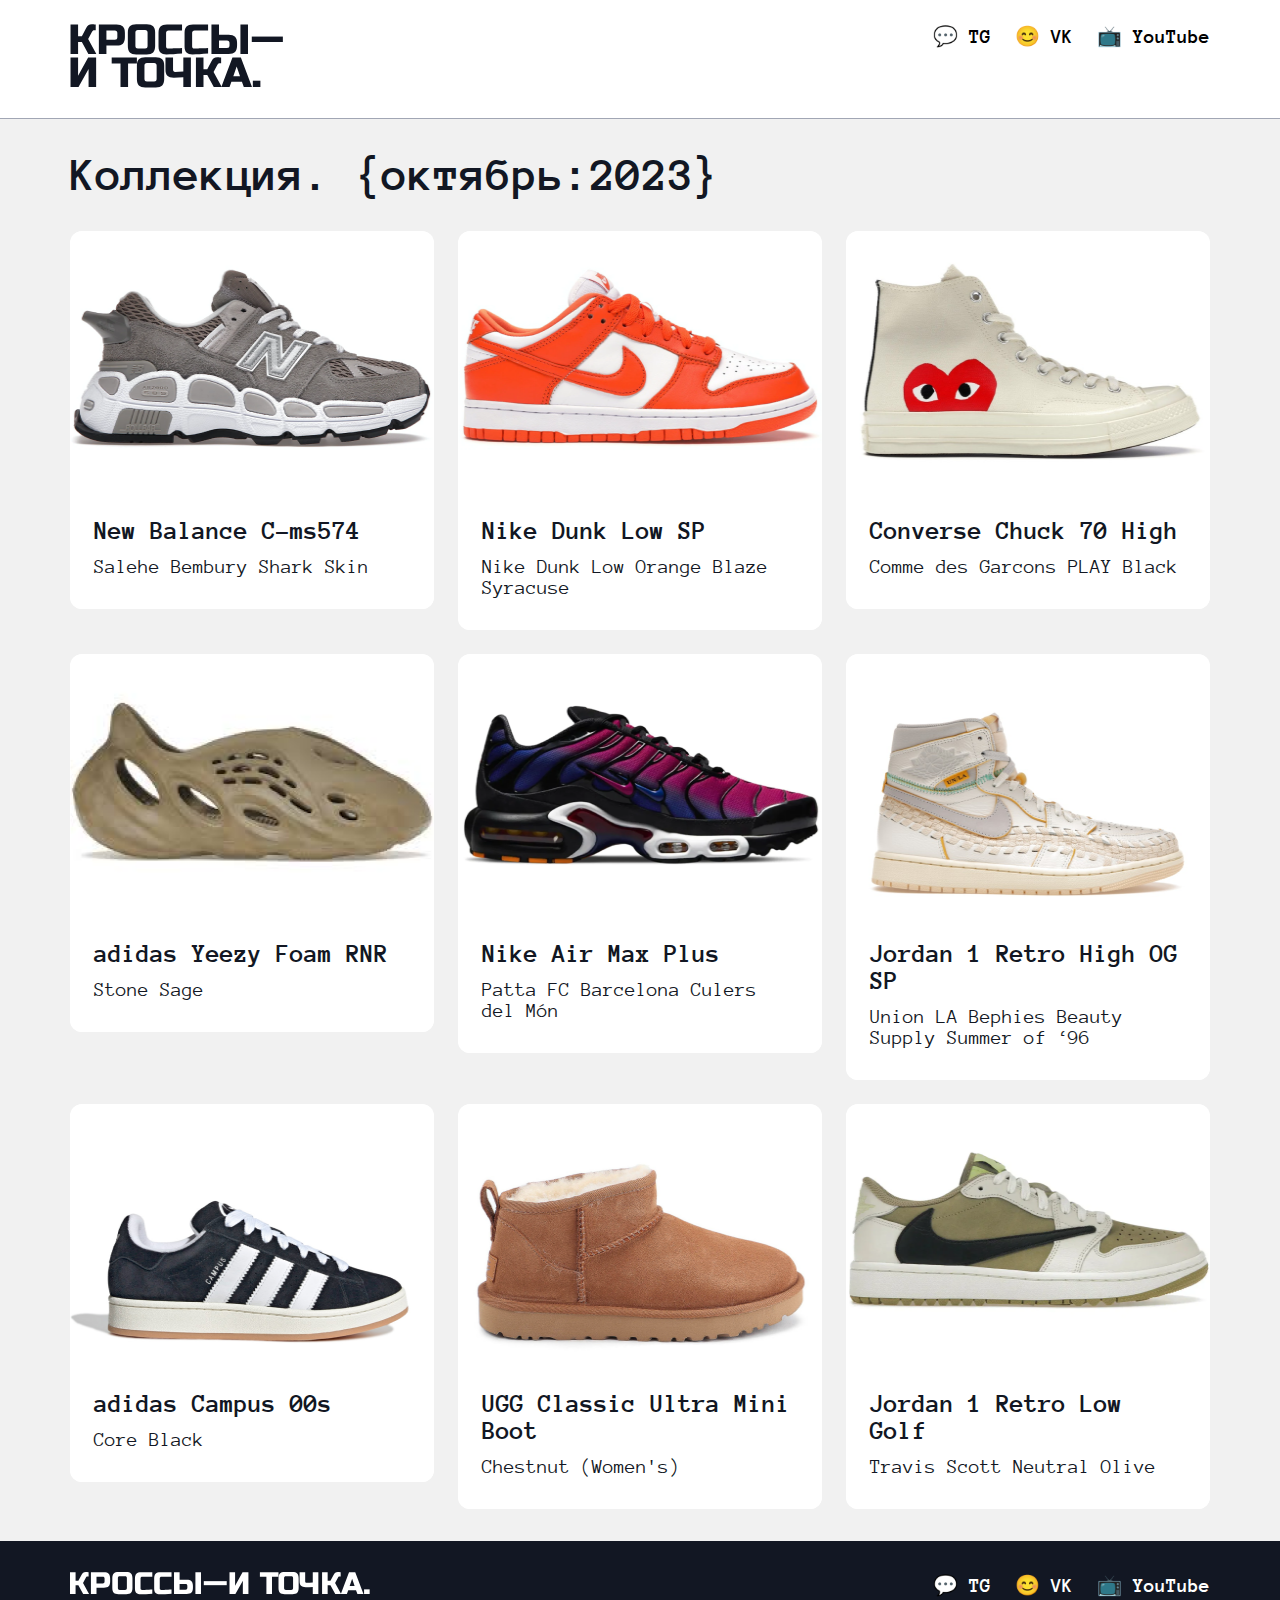
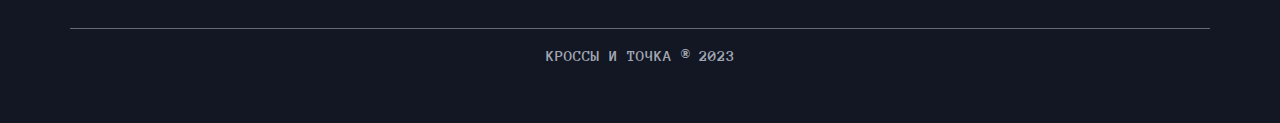
<file: index.html>
<!DOCTYPE html>
<html lang="ru">
  <head>
    <meta charset="UTF-8">
    <meta name="viewport" content="width=device-width, initial-scale=1.0">
    <title>Кроссы — и точка</title>
    <link rel="stylesheet" href="style.css"/>
  </head>
  <body>
    <!-- Шапка сайта с логотипом и сылками на соц.сети -->
    <header class="header">
      <div class="header-container">
        <a href="#">
          <h1> <!-- для поисковых систем -->
            <img src="img/logo_header.svg" alt="Кроссы - и точка." class="header__logo">  
          </h1>
        </a>
        <nav>
          <ul class="nav__list">
            <li>
              <a href="/" class="nav__list-hyper">💬 TG</a>
            </li>
            <li>
              <a href="/" class="nav__list-hyper">😊 VK</a>
            </li>
            <li>
              <a href="/" class="nav__list-hyper">📺 YouTube</a>
            </li>
          </ul>
        </nav>
      </div>
    </header>
    
    <!-- Основной блок с кроссвками -->
    <main class="main"> <!-- добавил блок маин от себя для правильности семантической структуры заместо content-->
      
      <h2 class="main__title">Коллекция. {октябрь:2023}</h2> <!-- Это единственный элемент в макете который мог взять h1(раньше его занимало название, но у нас название теперь img) -->
      
      <div class="cards">
        <a href="New_Balance.html" class="sneaker">
          <img alt="New Balance 574 YURT" src="img/cross6.png" class="sneaker__image" />
          <div class="frame">
            <h3 class="sneaker__title">New Balance C-ms574</h3>
            <p class="sneaker__text">Salehe Bembury Shark Skin</p>
          </div> 
        </a>
        <a href="Nike_Dunk.html" class="sneaker">
          <img alt="Nike Dunk Low SP" src="img/cross7.png" class="sneaker__image" />
          <div class="frame">
            <h3 class="sneaker__title">Nike Dunk Low SP</h3>
            <p class="sneaker__text">Nike Dunk Low Orange Blaze Syracuse</p>
          </div>
        </a>
        <a href="Converse.html" class="sneaker">
          <img alt="Converse Chuck Taylor All Star 70 Hi" src="img/cross4.png" class="sneaker__image" />
          <div class="frame">
            <h3 class="sneaker__title">Converse Chuck 70 High</h3>
            <p class="sneaker__text">Comme des Garcons PLAY Black</p>
          </div>
        </a>
        <div class="sneaker">
          <img alt="adidas Yeezy Foam RNR" src="img/cross9.png" class="sneaker__image" />
          <div class="frame">
            <h3 class="sneaker__title">adidas Yeezy Foam RNR</h3>
            <p class="sneaker__text">Stone Sage</p>
          </div>
        </div>
        <div class="sneaker">
          <img alt="Nike Air Max Plus" src="img/cross1.png" class="sneaker__image" />
          <div class="frame">
            <h3 class="sneaker__title">Nike Air Max Plus</h3>
            <p class="sneaker__text">Patta FC Barcelona Culers del Món</p>
          </div>
        </div>
        <div class="sneaker">
          <img alt="Jordan 1 Retro High OG SP" src="img/cross2.png" class="sneaker__image" />
          <div class="frame">
            <h3 class="sneaker__title">Jordan 1 Retro High OG SP</h3>
            <p class="sneaker__text">Union LA Bephies Beauty Supply Summer of ‘96</p>
          </div>
        </div>
        <div class="sneaker">
          <img alt="adidas Campus 00s" src="img/cross3.png" class="sneaker__image" />
          <div class="frame">
            <h3 class="sneaker__title">adidas Campus 00s</h3>
            <p class="sneaker__text">Core Black</p>
          </div>
        </div>     
        <div class="sneaker">
          <img alt="UGG Classic Ultra Mini Boot" src="img/cross5.png" class="sneaker__image" />
          <div class="frame">
            <h3 class="sneaker__title">UGG Classic Ultra Mini Boot</h3>
            <p class="sneaker__text">Chestnut (Women's)</p>
          </div>
        </div>
        <div class="sneaker">
          <img alt="Jordan 1 Retro Low Golf" src="img/cross8.png" class="sneaker__image" />
          <div class="frame">
            <h3 class="sneaker__title">Jordan 1 Retro Low Golf</h3>
            <p class="sneaker__text">Travis Scott Neutral Olive</p>
          </div>
        </div>
      </div>

    </main>

    <!-- Блок подвала -->
    <footer class="footer">
      <div class="footer__container">
        <a href="#">
          <img src="img/logo_footer.svg" alt="Кроссы - и точка." class="footer__logo">
        </a>
        <nav>
          <ul class="nav__list">
            <li>
              <a href="#" class="nav__list-elem">💬 TG</a>
            </li>
            <li>
              <a href="#" class="nav__list-elem">😊 VK</a>
            </li>
            <li>
              <a href="#" class="nav__list-elem">📺 YouTube</a>
            </li>
          </ul>
        </nav>
      </div>
      <h2 class="footer__copyrate">КРОССЫ И ТОЧКА ® 2023</h2>
    </footer>
  </body>
</html>
</file>
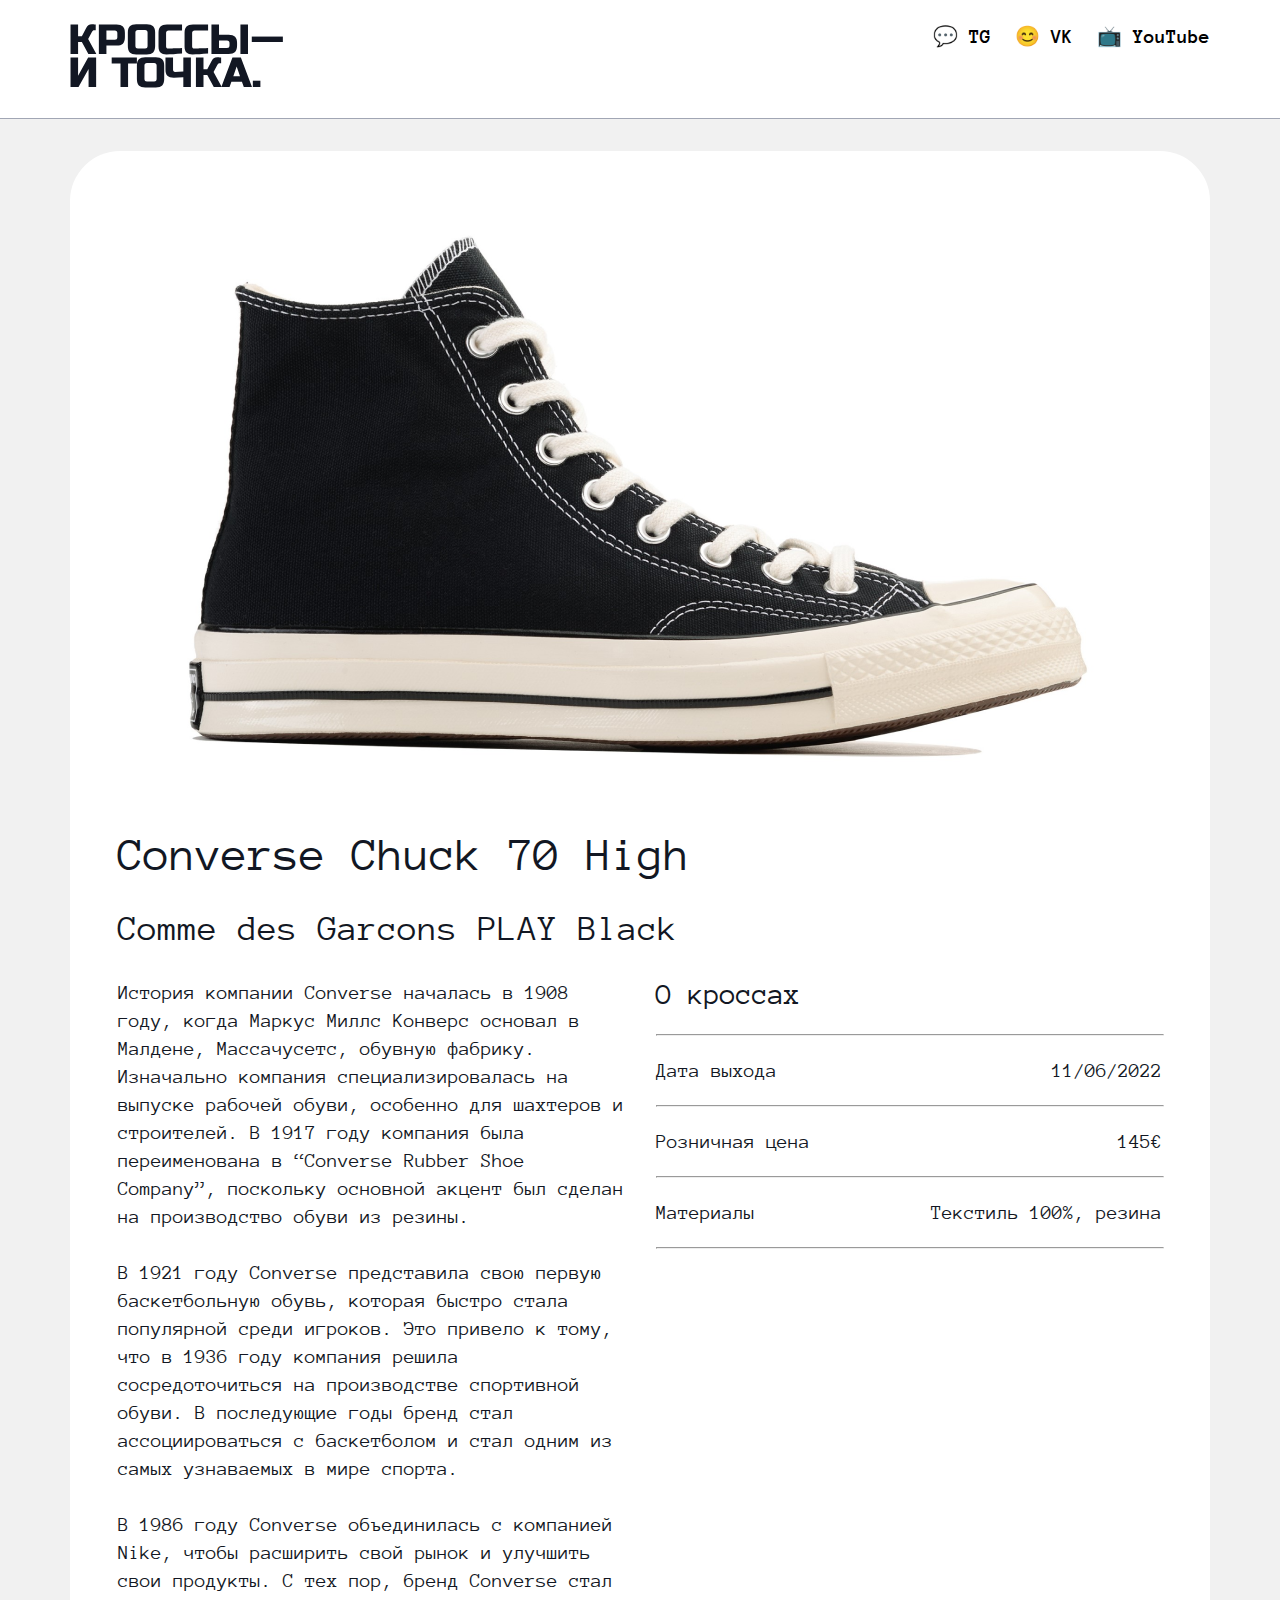
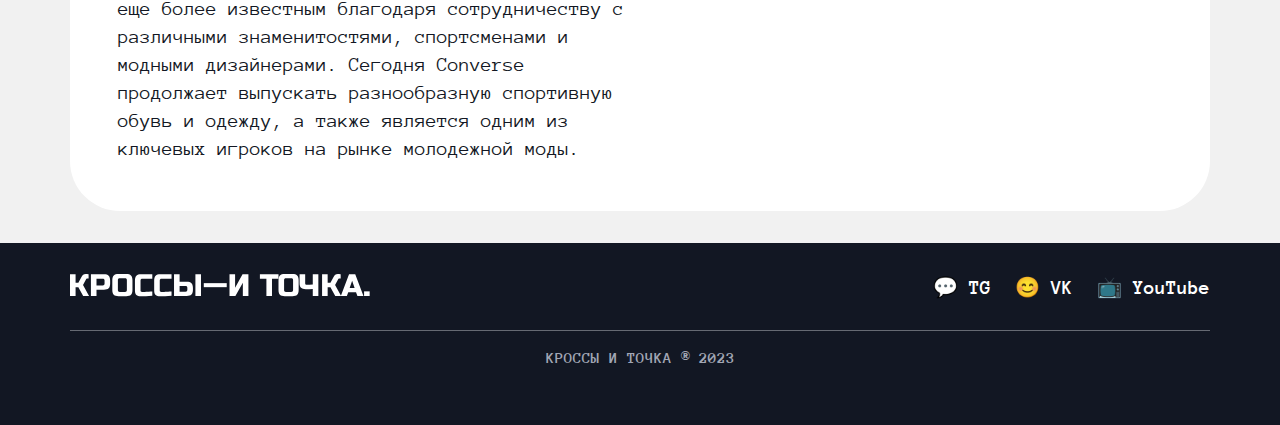
<file: Converse.html>
<!DOCTYPE html>
<html lang="ru">
  <head>
    <meta charset="UTF-8">
    <meta name="viewport" content="width=device-width, initial-scale=1.0">
    <title>Кроссы — и точка</title>
    <link rel="stylesheet" href="./style.css"/>
  </head>
  <body>
    <!-- Шапка сайта с логотипом и сылками на соц.сети -->
    <header class="header">
      <div class="header-container">
        <a href="/index.html">
          <h1> <!-- для поисковых систем -->
            <img src="img/logo_header.svg" alt="Кроссы - и точка." class="header__logo">  
          </h1>
        </a>
        <nav>
          <ul class="nav__list">
            <li>
              <a href="/" class="nav__list-hyper">💬 TG</a>
            </li>
            <li>
              <a href="/" class="nav__list-hyper">😊 VK</a>
            </li>
            <li>
              <a href="/" class="nav__list-hyper">📺 YouTube</a>
            </li>
          </ul>
        </nav>
      </div>
    </header>
    
    <!-- Основной блок с кроссвками -->
    <main class="main"> 
      <div class="main__content">
        <img alt="New Balance 574 YURT" src="img/sneaker-big_3.png" class="sneakerBig__image" />
        <h2 class="sneakerBig__title">Converse Chuck 70 High</h2>
        <h3 class="sneakerBig__underTitle">Comme des Garcons PLAY Black</h3>
        <div class="wrapper">
          <div class="sneakerBig__text">
            <p>История компании Converse началась в 1908 году, когда Маркус Миллс Конверс основал в Малдене, Массачусетс, обувную фабрику. Изначально компания специализировалась на выпуске рабочей обуви, особенно для шахтеров и строителей. В 1917 году компания была переименована в “Converse Rubber Shoe Company”, поскольку основной акцент был сделан на производство обуви из резины.</p>
            <br>
            <p>В 1921 году Converse представила свою первую баскетбольную обувь, которая быстро стала популярной среди игроков. Это привело к тому, что в 1936 году компания решила сосредоточиться на производстве спортивной обуви. В последующие годы бренд стал ассоциироваться с баскетболом и стал одним из самых узнаваемых в мире спорта.</p>
            <br>
            <p>В 1986 году Converse объединилась с компанией Nike, чтобы расширить свой рынок и улучшить свои продукты. С тех пор, бренд Converse стал еще более известным благодаря сотрудничеству с различными знаменитостями, спортсменами и модными дизайнерами. Сегодня Converse продолжает выпускать разнообразную спортивную обувь и одежду, а также является одним из ключевых игроков на рынке молодежной моды.</p>
          </div>
          <div class="parameters">
            <div class="parameters__header">
              <h4 class="parameters-header__title">О кроссах</h4>
            </div>
            <hr class="hr">
            <div class="parameter">
              <div class="parameter__text">
                <p class="parameter-text__title">Дата выхода</p>
                <p class="parameter-text__value">11/06/2022</p>
              </div>
              <hr class="hr">
              <div class="parameter__text">
                <p class="parameter-text__title">Розничная цена</p>
                <p class="parameter-text__value">145€</p>
              </div>
              <hr class="hr">
              <div class="parameter__text">
                <p class="parameter-text__title">Материалы</p>
                <p class="parameter-text__value">Текстиль 100%, резина</p>
              </div>   
              <hr class="hr">
          </div>
        </div>
      </div>
    </main>

    <!-- Блок подвала -->
    <footer class="footer">
      <div class="footer__container">
        <a href="#">
          <img src="img/logo_footer.svg" alt="Кроссы - и точка." class="footer__logo">
        </a>
        <nav>
          <ul class="nav__list">
            <li>
              <a href="#" class="nav__list-elem">💬 TG</a>
            </li>
            <li>
              <a href="#" class="nav__list-elem">😊 VK</a>
            </li>
            <li>
              <a href="#" class="nav__list-elem">📺 YouTube</a>
            </li>
          </ul>
        </nav>
      </div>
      <h2 class="footer__copyrate">КРОССЫ И ТОЧКА ® 2023</h2>
    </footer>
  </body>
</html>
</file>
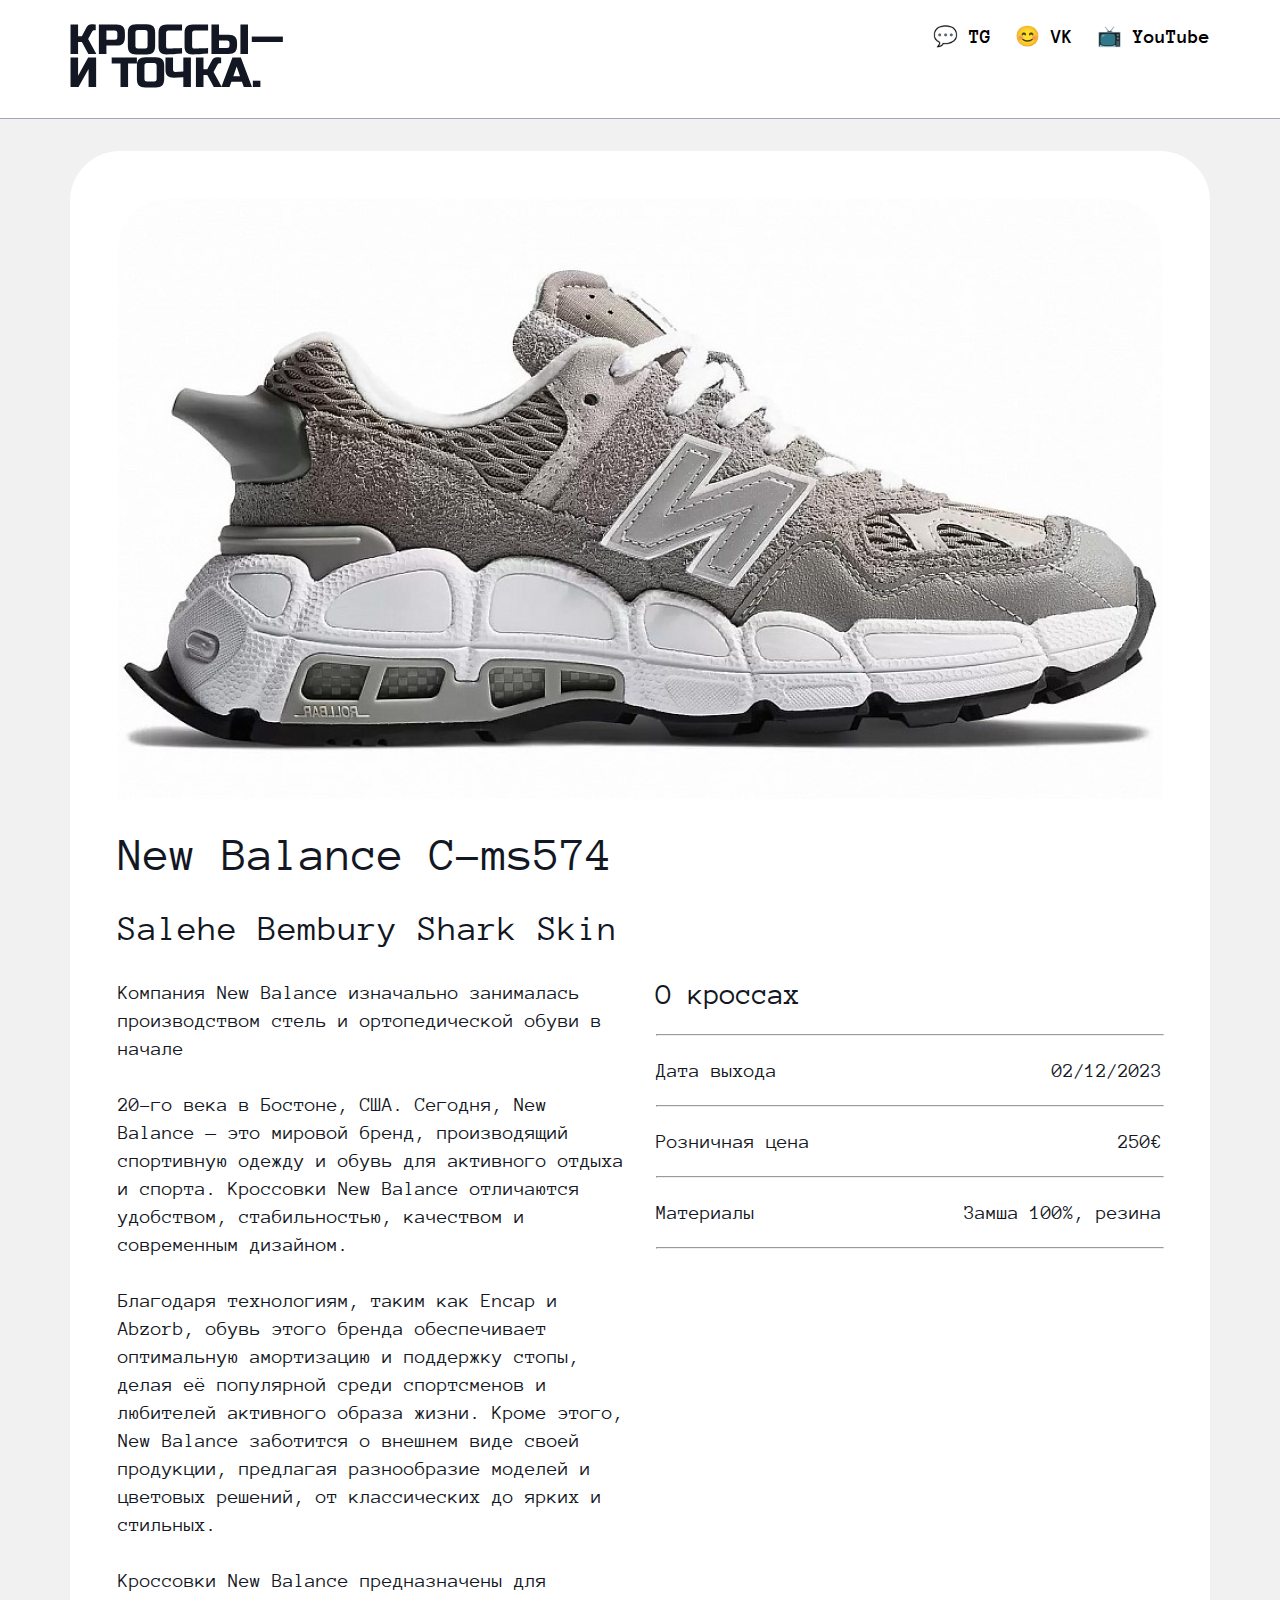
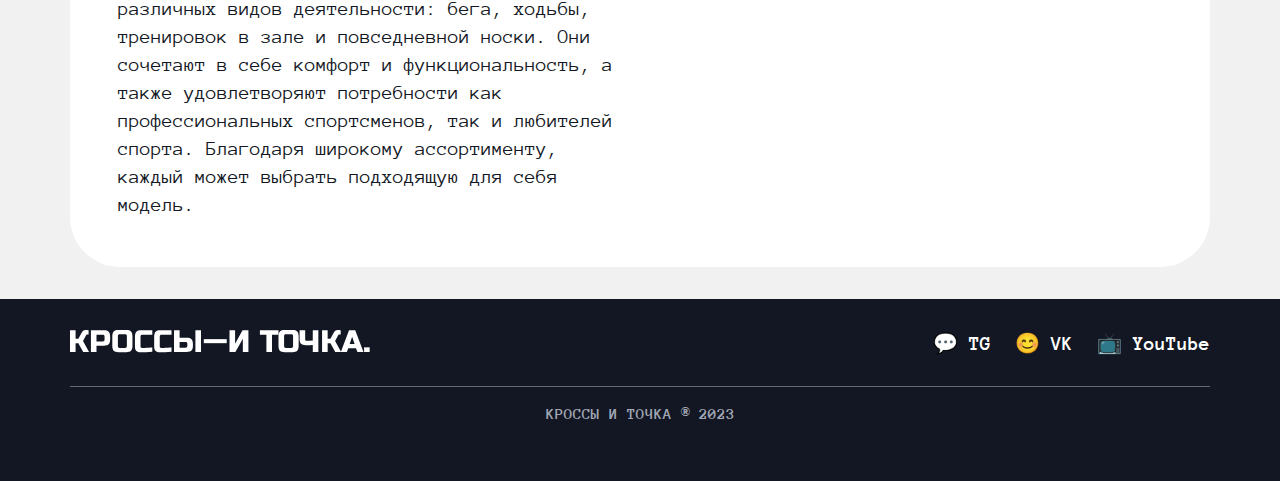
<file: New_Balance.html>
<!DOCTYPE html>
<html lang="ru">
  <head>
    <meta charset="UTF-8">
    <meta name="viewport" content="width=device-width, initial-scale=1.0">
    <title>Кроссы — и точка</title>
    <link rel="stylesheet" href="./style.css"/>
  </head>
  <body>
    <!-- Шапка сайта с логотипом и сылками на соц.сети -->
    <header class="header">
      <div class="header-container">
        <a href="/index.html">
          <h1> <!-- для поисковых систем -->
            <img src="img/logo_header.svg" alt="Кроссы - и точка." class="header__logo">  
          </h1>
        </a>
        <nav>
          <ul class="nav__list">
            <li>
              <a href="/" class="nav__list-hyper">💬 TG</a>
            </li>
            <li>
              <a href="/" class="nav__list-hyper">😊 VK</a>
            </li>
            <li>
              <a href="/" class="nav__list-hyper">📺 YouTube</a>
            </li>
          </ul>
        </nav>
      </div>
    </header>
    
    <!-- Основной блок с кроссвками -->
    <main class="main"> 
      <div class="main__content">
        <img alt="New Balance 574 YURT" src="img/sneaker-big_1.png" class="sneakerBig__image" />
        <h2 class="sneakerBig__title">New Balance C-ms574</h2>
        <h3 class="sneakerBig__underTitle">Salehe Bembury Shark Skin</h3>
        <div class="wrapper">
          <div class="sneakerBig__text">
            <p>Компания New Balance изначально занималась производством стель и ортопедической обуви в начале</p>
            <br>
            <p>20-го века в Бостоне, США. Сегодня, New Balance — это мировой бренд, производящий спортивную одежду и обувь для активного отдыха и спорта. Кроссовки New Balance отличаются удобством, стабильностью, качеством и современным дизайном.</p>
            <br>
            <p>Благодаря технологиям, таким как Encap и Abzorb, обувь этого бренда обеспечивает оптимальную амортизацию и поддержку стопы, делая её популярной среди спортсменов и любителей активного образа жизни. Кроме этого, New Balance заботится о внешнем виде своей продукции, предлагая разнообразие моделей и цветовых решений, от классических до ярких и стильных.</p>
            <br>
            <p>Кроссовки New Balance предназначены для различных видов деятельности: бега, ходьбы, тренировок в зале и повседневной носки. Они сочетают в себе комфорт и функциональность, а также удовлетворяют потребности как профессиональных спортсменов, так и любителей спорта. Благодаря широкому ассортименту, каждый может выбрать подходящую для себя модель.</p>
          </div>
          <div class="parameters">
            <div class="parameters__header">
              <h4 class="parameters-header__title">О кроссах</h4>
            </div>
            <hr class="hr">
            <div class="parameter">
              <div class="parameter__text">
                <p class="parameter-text__title">Дата выхода</p>
                <p class="parameter-text__value">02/12/2023</p>
              </div>
              <hr class="hr">
              <div class="parameter__text">
                <p class="parameter-text__title">Розничная цена</p>
                <p class="parameter-text__value">250€</p>
              </div>
              <hr class="hr">
              <div class="parameter__text">
                <p class="parameter-text__title">Материалы</p>
                <p class="parameter-text__value">Замша 100%, резина</p>
              </div>   
              <hr class="hr">
          </div>
        </div>
      </div>
    </main>

    <!-- Блок подвала -->
    <footer class="footer">
      <div class="footer__container">
        <a href="#">
          <img src="img/logo_footer.svg" alt="Кроссы - и точка." class="footer__logo">
        </a>
        <nav>
          <ul class="nav__list">
            <li>
              <a href="#" class="nav__list-elem">💬 TG</a>
            </li>
            <li>
              <a href="#" class="nav__list-elem">😊 VK</a>
            </li>
            <li>
              <a href="#" class="nav__list-elem">📺 YouTube</a>
            </li>
          </ul>
        </nav>
      </div>
      <h2 class="footer__copyrate">КРОССЫ И ТОЧКА ® 2023</h2>
    </footer>
  </body>
</html>
</file>
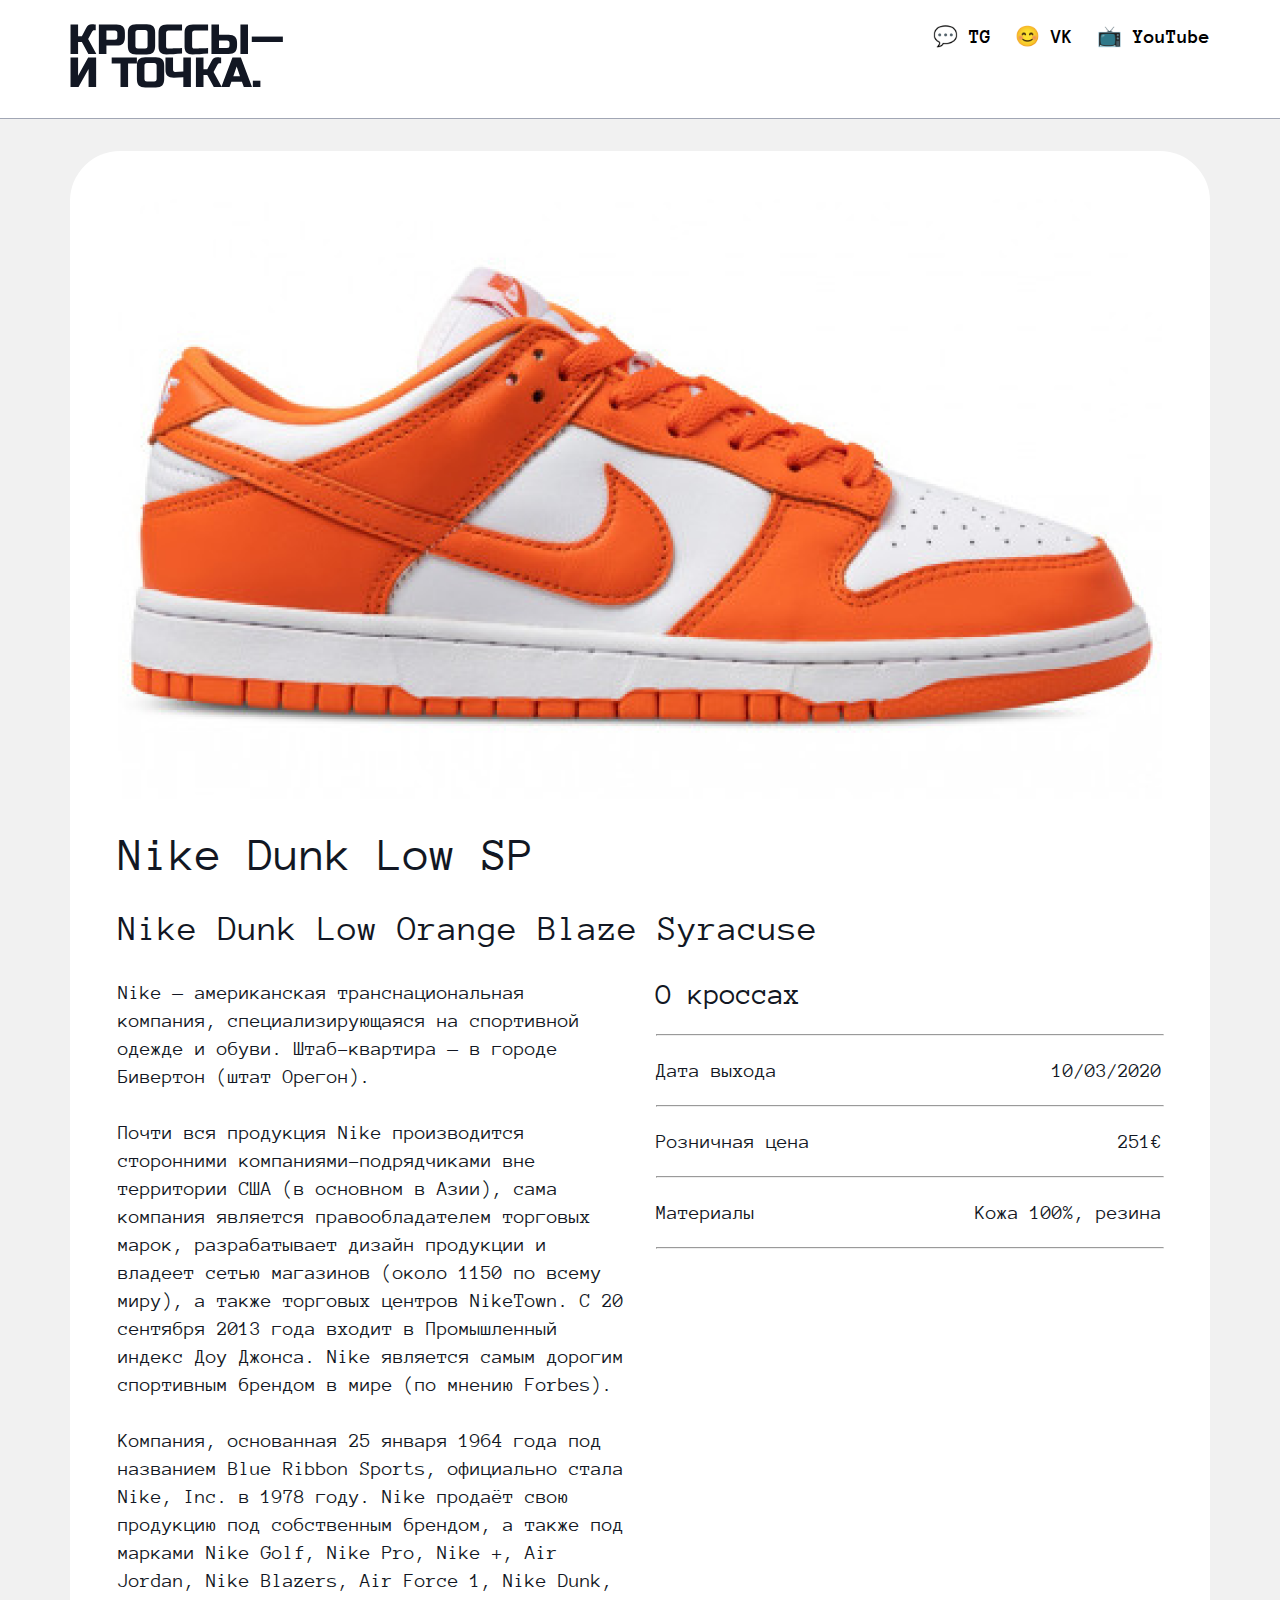
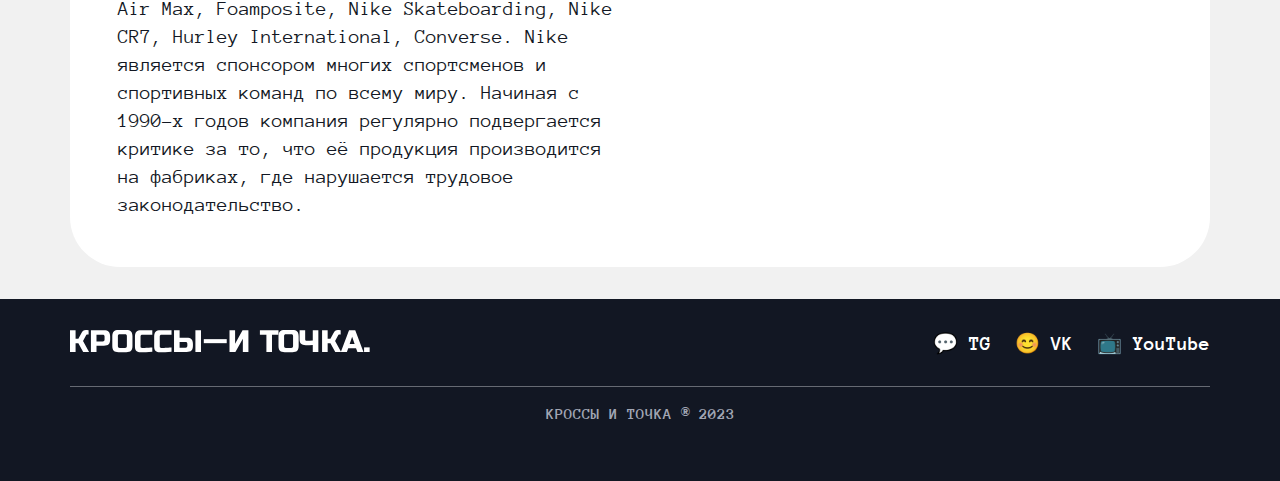
<file: Nike_Dunk.html>
<!DOCTYPE html>
<html lang="ru">
  <head>
    <meta charset="UTF-8">
    <meta name="viewport" content="width=device-width, initial-scale=1.0">
    <title>Кроссы — и точка</title>
    <link rel="stylesheet" href="./style.css"/>
  </head>
  <body>
    <!-- Шапка сайта с логотипом и сылками на соц.сети -->
    <header class="header">
      <div class="header-container">
        <a href="/index.html">
          <h1> <!-- для поисковых систем -->
            <img src="img/logo_header.svg" alt="Кроссы - и точка." class="header__logo">  
          </h1>
        </a>
        <nav>
          <ul class="nav__list">
            <li>
              <a href="/" class="nav__list-hyper">💬 TG</a>
            </li>
            <li>
              <a href="/" class="nav__list-hyper">😊 VK</a>
            </li>
            <li>
              <a href="/" class="nav__list-hyper">📺 YouTube</a>
            </li>
          </ul>
        </nav>
      </div>
    </header>
    
    <!-- Основной блок с кроссвками -->
    <main class="main"> 
      <div class="main__content">
        <img alt="New Balance 574 YURT" src="img/sneaker-big_2.png" class="sneakerBig__image" />
        <h2 class="sneakerBig__title">Nike Dunk Low SP</h2>
        <h3 class="sneakerBig__underTitle">Nike Dunk Low Orange Blaze Syracuse</h3>
        <div class="wrapper">
          <div class="sneakerBig__text">
            <p>Nike — американская транснациональная компания, специализирующаяся на спортивной одежде и обуви. Штаб-квартира — в городе Бивертон (штат Орегон).</p>
            <br>
            <p>Почти вся продукция Nike производится сторонними компаниями-подрядчиками вне территории США (в основном в Азии), сама компания является правообладателем торговых марок, разрабатывает дизайн продукции и владеет сетью магазинов (около 1150 по всему миру), а также торговых центров NikeTown. С 20 сентября 2013 года входит в Промышленный индекс Доу Джонса. Nike является самым дорогим спортивным брендом в мире (по мнению Forbes).</p>
            <br>
            <p>Компания, основанная 25 января 1964 года под названием Blue Ribbon Sports, официально стала Nike, Inc. в 1978 году. Nike продаёт свою продукцию под собственным брендом, а также под марками Nike Golf, Nike Pro, Nike +, Air Jordan, Nike Blazers, Air Force 1, Nike Dunk, Air Max, Foamposite, Nike Skateboarding, Nike CR7, Hurley International, Converse. Nike является спонсором многих спортсменов и спортивных команд по всему миру. Начиная с 1990-х годов компания регулярно подвергается критике за то, что её продукция производится на фабриках, где нарушается трудовое законодательство.</p>
          </div>
          <div class="parameters">
            <div class="parameters__header">
              <h4 class="parameters-header__title">О кроссах</h4>
            </div>
            <hr class="hr">
            <div class="parameter">
              <div class="parameter__text">
                <p class="parameter-text__title">Дата выхода</p>
                <p class="parameter-text__value">10/03/2020</p>
              </div>
              <hr class="hr">
              <div class="parameter__text">
                <p class="parameter-text__title">Розничная цена</p>
                <p class="parameter-text__value">251€</p>
              </div>
              <hr class="hr">
              <div class="parameter__text">
                <p class="parameter-text__title">Материалы</p>
                <p class="parameter-text__value">Кожа 100%, резина</p>
              </div>   
              <hr class="hr">
          </div>
        </div>
      </div>
    </main>

    <!-- Блок подвала -->
    <footer class="footer">
      <div class="footer__container">
        <a href="#">
          <img src="img/logo_footer.svg" alt="Кроссы - и точка." class="footer__logo">
        </a>
        <nav>
          <ul class="nav__list">
            <li>
              <a href="#" class="nav__list-elem">💬 TG</a>
            </li>
            <li>
              <a href="#" class="nav__list-elem">😊 VK</a>
            </li>
            <li>
              <a href="#" class="nav__list-elem">📺 YouTube</a>
            </li>
          </ul>
        </nav>
      </div>
      <h2 class="footer__copyrate">КРОССЫ И ТОЧКА ® 2023</h2>
    </footer>
  </body>
</html>
</file>
<file: style.css>
@font-face {
    font-family: "Anonymous Pro";
    src: url(fonts/AnonymousPro-Bold.ttf);
    font-weight: 700;
}

@font-face {
  font-family: "Anonymous Pro";
  src: url(fonts/AnonymousPro-Regular.ttf);
}

*{
  font-family: "Anonymous Pro", sans-serif;
  margin: 0;
  padding: 0;
}
a {
  text-decoration: none;
}
body{
  display: flex;
    flex-direction: column;
    align-items: center;
    background: #F1F1F1;
}

.header{
    display: flex;
    flex-direction: row;
    align-items: center;
    justify-content: center;
    width: 100%;
    border-bottom: 1px solid #A1A6B4;
    background: white;
}

.header-container{
    display: flex;
    justify-content: space-between;
    width: 100%;
    max-width: 1140px;
    margin: 24px 0 24px;
}

.header__logo{
  max-width: 215px;
}

.nav__list{
  display: flex;
  list-style: none;
  flex-direction: row;
  gap: 24px;
}

.nav__list-hyper{
  font-size: 20px;
  font-weight: 700;
  color: #000;
}

.main{
  width: 1140px;
  margin: 0 150px;
}

.main__title {
  color: #121723;
  font-size: 48px;
  font-weight: 700;
  line-height: 100%;
  margin: 32px 0;
}

.cards{
  display: flex;
  gap: 24px;
  flex-wrap: wrap;
}

.sneaker {
  display: flex;
  flex-direction: column;
  align-items: center;
  max-width: 364px;
  height: 100%;
  border-radius: 12px;
  background: white;
  transition: 200ms ease-in-out;
}

.sneaker:hover {
  box-shadow: 0px 10px 10px 0px rgba(0, 0, 0, 0.25);
  transform: translateY(-10px);
}

.sneaker__image {
  display: block;
  height: 254px;
  width: 364px;
  border-radius: 12px 12px 0 0;
}

.frame{
  width: 316px;
  height: auto;
  background-color: #FFFFFF;
  padding: 32px 24px;
  border-radius: 0 0 12px 12px;
  color: #121723;
}

.sneaker__title {
  font-size: 26px;
  font-weight: 700;
}

.sneaker__text {
  font-size: 20px;
  font-weight: 400;
  padding-top: 12px;
}


/* для отдельных страниц кросовок */
.main__content{
  display: flex;
  max-width: 1140px;
  padding: 48px;
  flex-direction: column;
  align-items: flex-start;
  gap: 32px;
  border-radius: 50px;
  background: #FFF;
  margin-top: 32px;
}
.sneakerBig__image {
  width: 100%;
  height: auto;
}
.sneakerBig__title {
  color: #121723;
  font-size: 48px;
  font-style: normal;
  font-weight: 400;
  line-height: 100%; 
}
.sneakerBig__underTitle {
  color: #121723;
  font-size: 36px;
  font-style: normal;
  font-weight: 400;
  line-height: 100%;
}
.wrapper {
  display: grid;
  grid-template: auto / 506px 506px;
  gap: 32px;
}
.sneakerBig__text {
  color: #121723;
  font-size: 20px;
  font-style: normal;
  font-weight: 400;
  line-height: 140%; 
}
.parameters {
  display: flex;
  flex-direction: column;
  align-items: flex-start;
  gap: 24px;
}
.parameters__header {
  display: flex;
  flex-direction: column;
  align-items: flex-start;
  gap: 20px;
  align-self: stretch;

}
.parameters-header__title {
  color: #121723;
  font-size: 30px;
  font-style: normal;
  font-weight: 400;
}
.parameter {
  display: flex;
  flex-direction: column;
  align-items: flex-start;
  gap: 24px;
  align-self: stretch;
}
.hr{
  width: 100%;
  background-color: #121723;
}
.parameter__text {
  display: flex;
  justify-content: space-between;
  align-items: flex-start;
  align-self: stretch;
}
.parameter-text__title {
  color:#121723;
  font-size: 20px;
  font-style: normal;
  font-weight: 400;
}
.parameter-text__value {
  color:#121723;
  font-size: 20px;
  font-style: normal;
  font-weight: 400;
}


.footer{
  width: 100%;
  display: flex;
  flex-direction: column;
  align-items: center;
  background: #121723;
  margin-top: 32px;
}

.footer__container{
  display: flex;
  height: 87px;
  width: 100%;
  max-width: 1140px;
  justify-content: space-between;
  align-items: center;
  border-bottom: 1px solid #E6E8EC66;
}

.footer__logo{
  max-width: 300px;
  width: 100%;
}

.nav__list-elem{
  font-size: 20px;
  font-weight: 700;
  color: #FFFFFF;
}

.footer__copyrate{
  display: flex;
  height: 55px;
  justify-content: center;
  padding: 18px 0 21px 0;
  font-size: 16px;
  font-weight: 700;
  color: #A1A6B4;
}
@media (max-width: 1024px) and (min-width: 356px){
  body{
    max-width: 1024px;
  }
  .header-container{
    padding: 24px 16px;
    height: auto;
    align-items: center;
  }
  .main{
    width: auto;
    margin: 0 1vw;
  }
  .main__title {
    font-size: 34px;
  }
  .cards{
    display: flex;
    flex-wrap: wrap;
    justify-content: space-evenly;
  }
  .sneaker {
    width: 45vw;
  }
  .sneaker__image {
    width: 100%;
    height: auto;
  }
  .frame {
    width: auto;
  }
  .footer__container{
    width: auto;
    padding: 0 16px;
    margin: 0;
    flex-direction: column;
    padding: 24px 16px;
    gap: 32px;
    height: auto;
    align-items: center;
  }
  .footer__logo{
    width: 300px;
    height: 22px;
  }
  .footer__copyrate{
    height: auto;
  }

  /*Для доп. страниц кросовок*/
  .main__content {
    width: auto;
    padding: 24px;
    border-radius: 12px;
  }
  .sneakerBig__image {
    height: 172px;
  }
  .sneakerBig__title {
    font-size: 32px;
    font-weight: 400;
    line-height: 100%;
  }
  .sneakerBig__underTitle {
    font-size: 20px;
    font-weight: 400;
    line-height: 100%;
  }
  .wrapper {
    grid-template: auto auto / 295px
  }
  .sneakerBig__text {
    font-size: 16px;
    font-weight: 400;
    line-height: 150%;
  }
  .parameters-header__title {
    font-size: 24px;
  }
  .parameter__text {
    font-size: 16px;
  }
}

@media (max-width: 375px) {
  body{
    max-width: 375px;
  }
  .header-container{
    flex-direction: column;
    padding: 24px 16px;
    gap: 24px;
    height: auto;
    align-items: center;
  }
  .main{
    width: auto;
    margin: 0 16px;
  }
  .main__title {
    font-size: 32px;
  }
  .sneaker {
    width: 100%;
  }
  .sneaker__image {
    width: 100%;
    height: 254px;
  }
  .frame {
    width: auto;
  }
  .footer__container{
    width: auto;
    padding: 0 16px;
    margin: 0;
    flex-direction: column;
    padding: 24px 16px;
    gap: 32px;
    height: auto;
    align-items: center;
  }
  .footer__logo{
    width: 300px;
    height: 22px;
  }
  .footer__copyrate{
    height: auto;
  }

  /*Для доп. страниц кросовок*/
  .main__content {
    width: auto;
    padding: 24px;
    border-radius: 12px;
  }
  .sneakerBig__image {
    height: 172px;
  }
  .sneakerBig__title {
    font-size: 32px;
    font-weight: 400;
    line-height: 100%;
  }
  .sneakerBig__underTitle {
    font-size: 20px;
    font-weight: 400;
    line-height: 100%;
  }
  .wrapper {
    grid-template: auto auto / 295px
  }
  .sneakerBig__text {
    font-size: 16px;
    font-weight: 400;
    line-height: 150%;
  }
  .parameters-header__title {
    font-size: 24px;
  }
  .parameter__text {
    font-size: 16px;
  }
}
</file>
